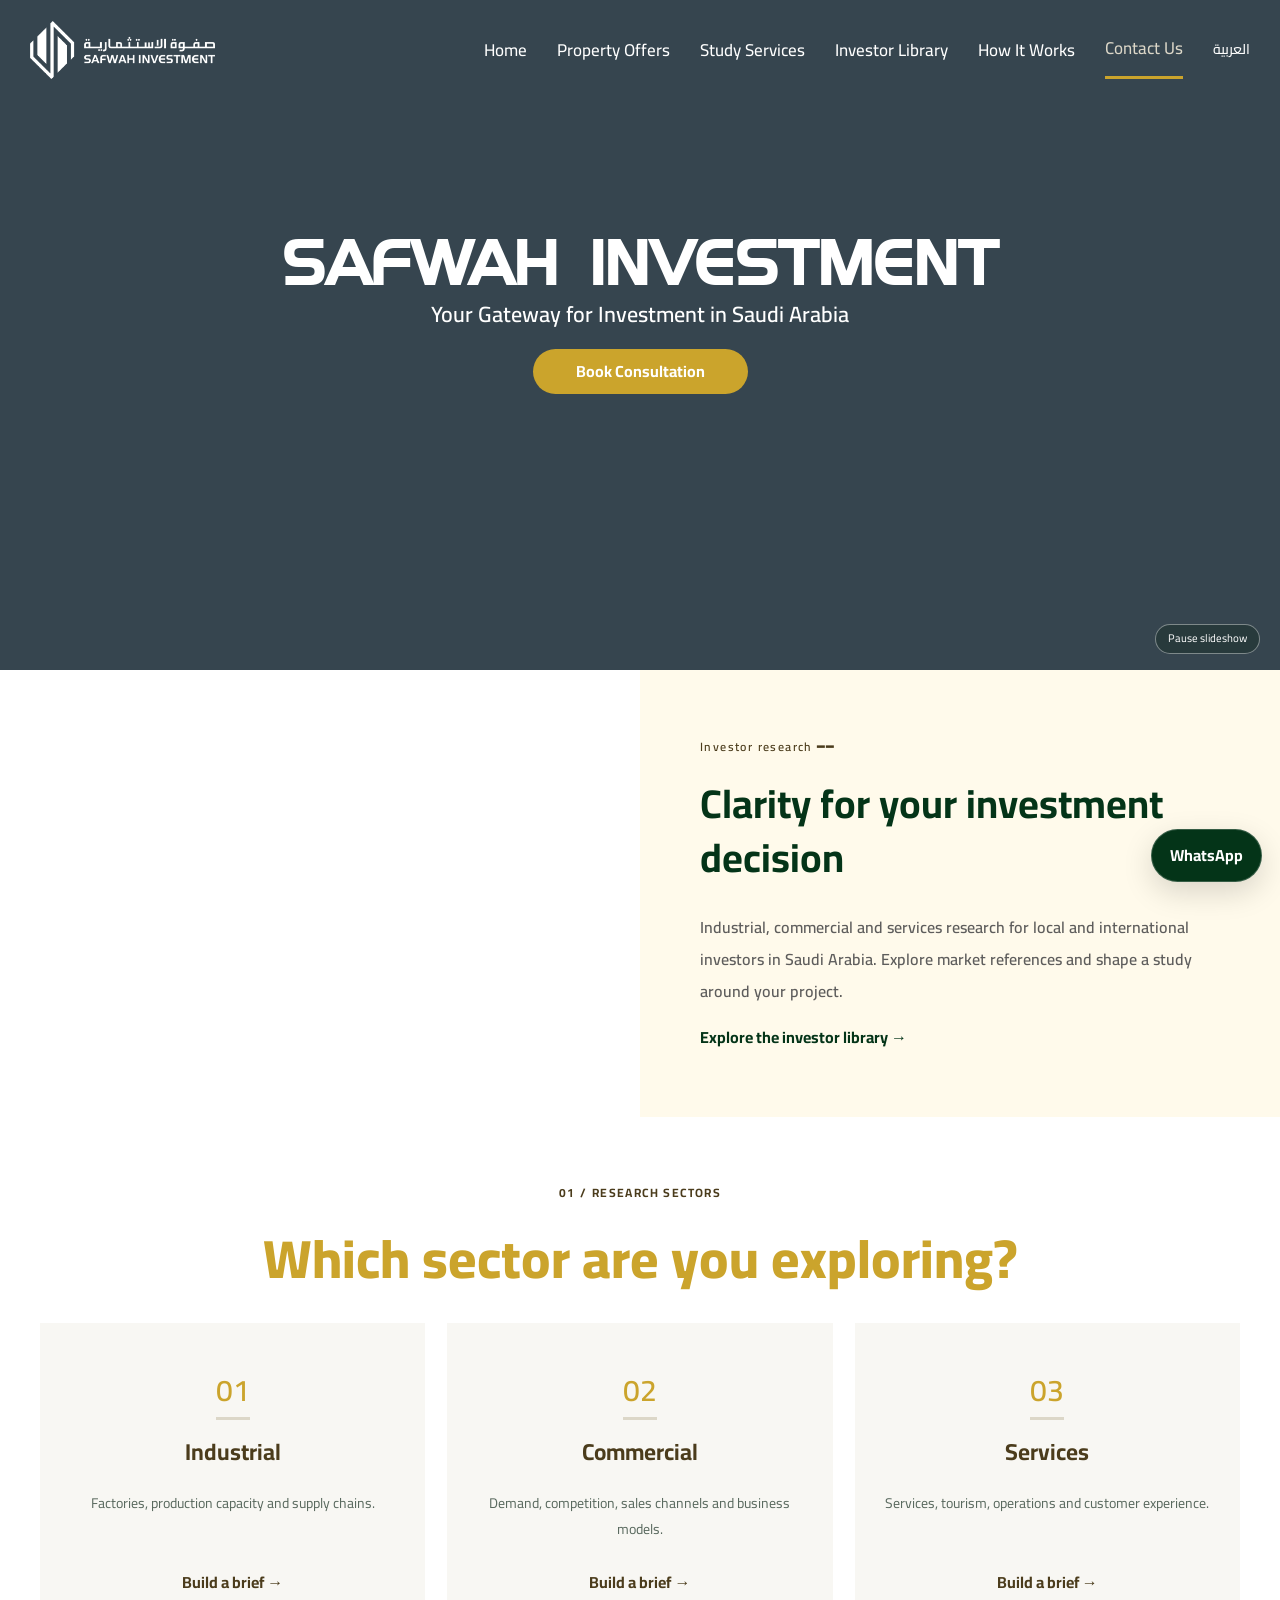
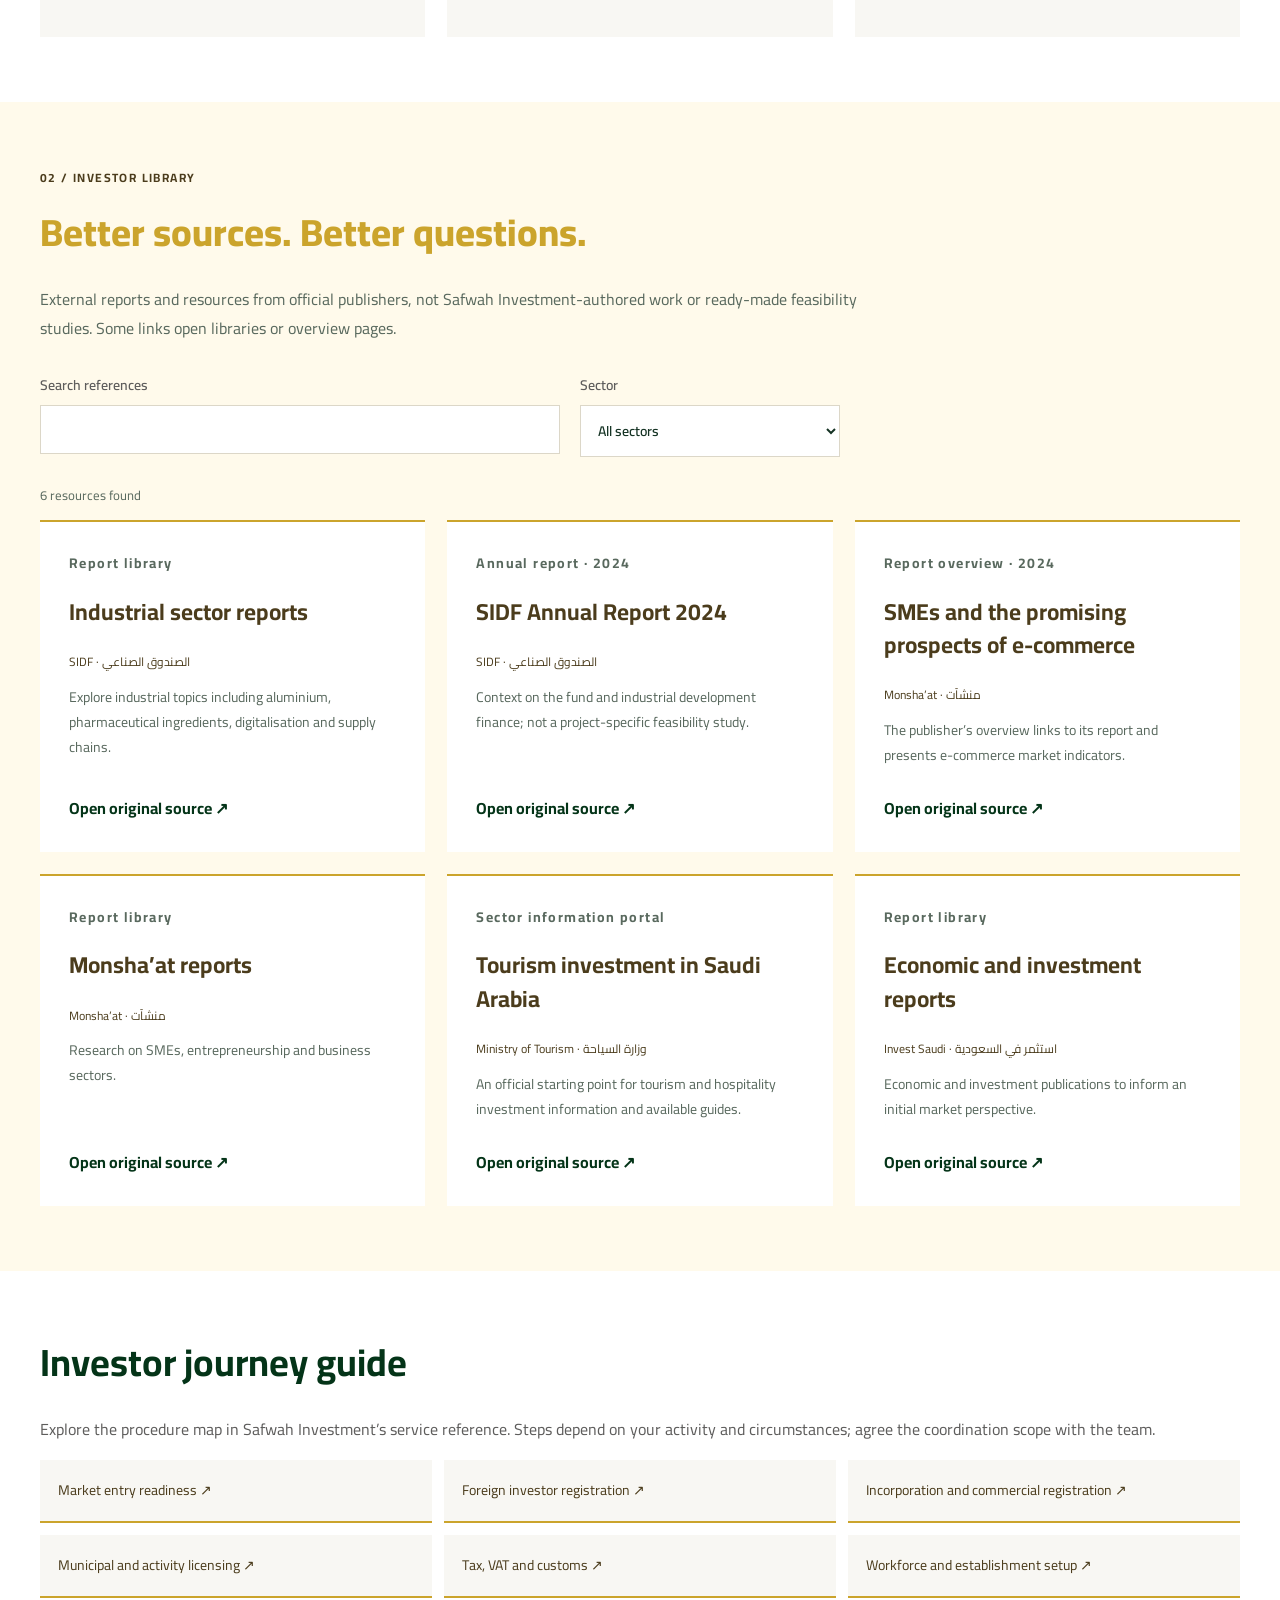
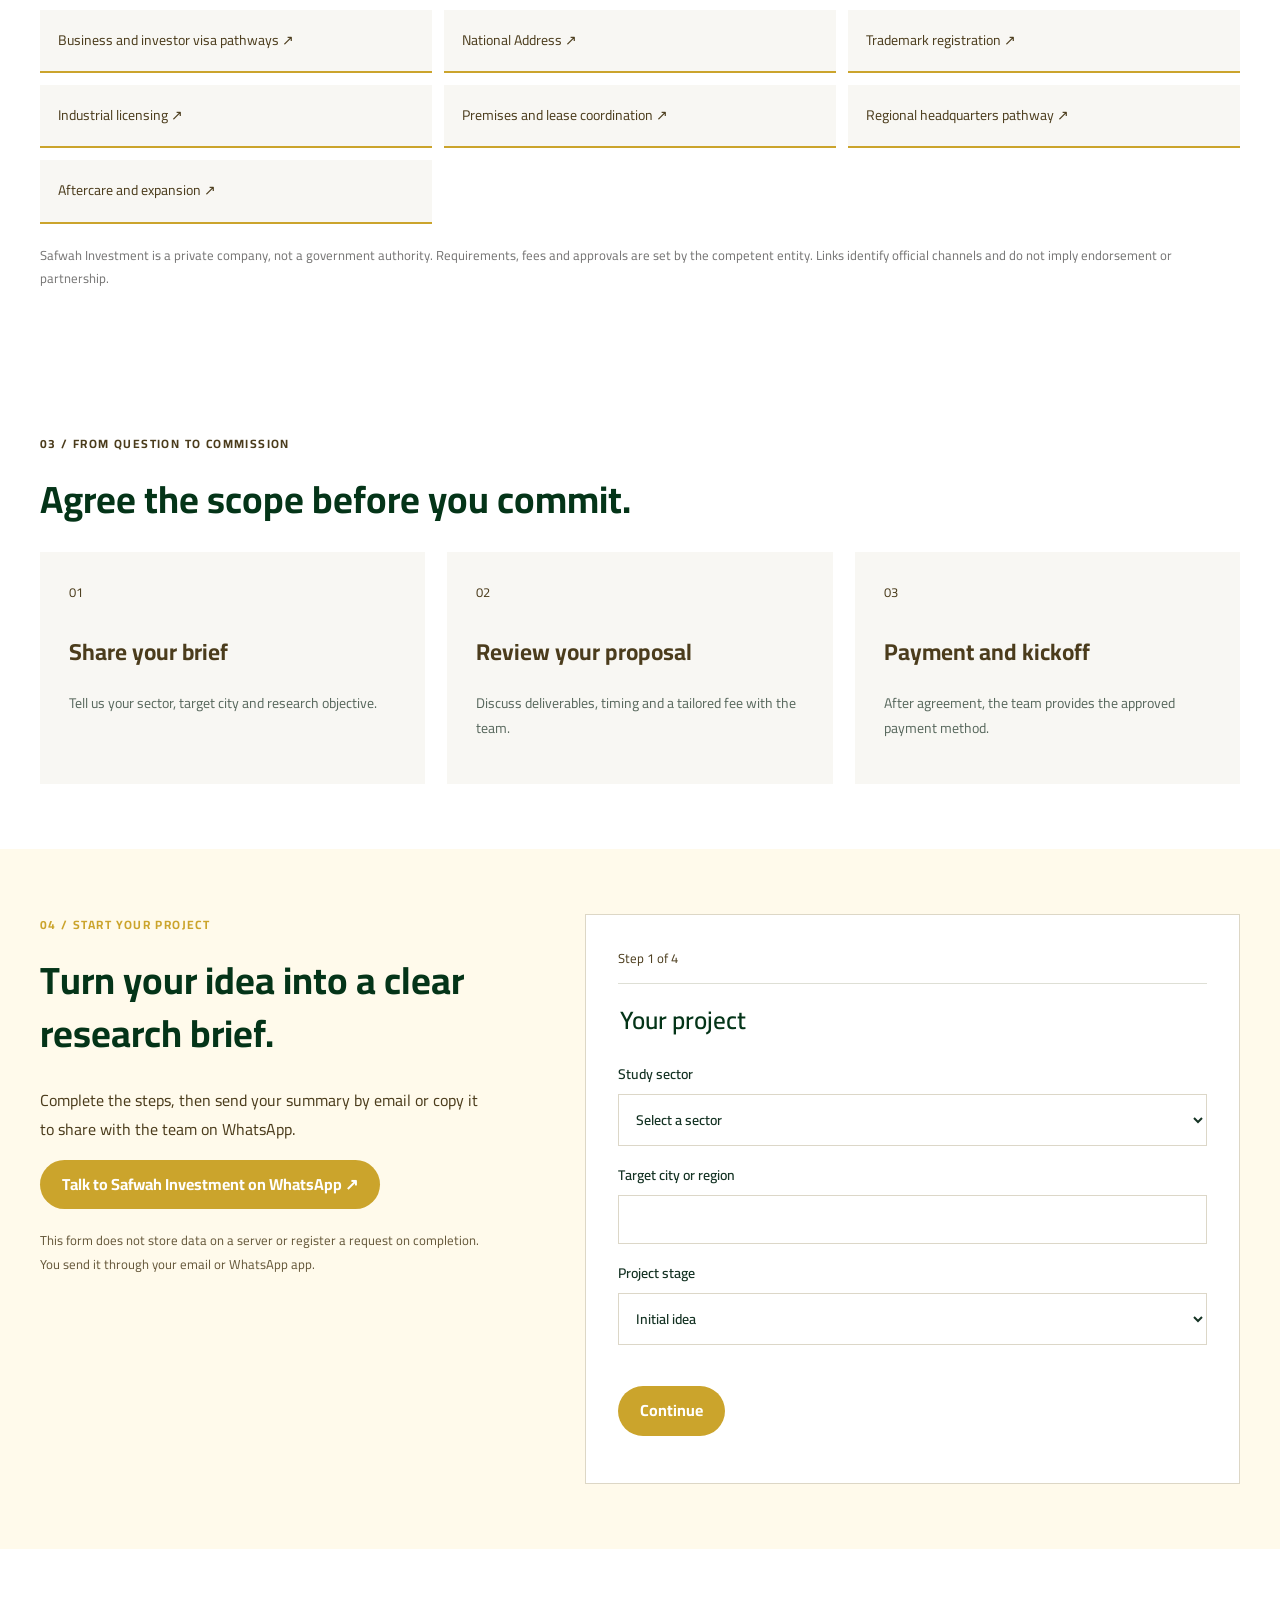
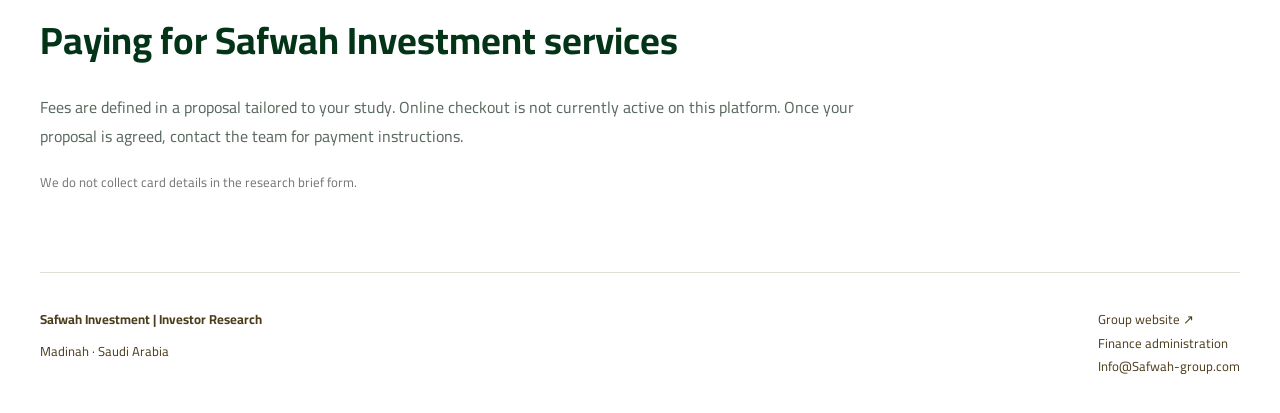
<file: index.html>
<!doctype html><html lang="en" dir="ltr"><head><meta charset="utf-8"><meta name="viewport" content="width=device-width,initial-scale=1"><title>Safwah Investment | Investor Research</title><meta name="description" content="Explore Saudi investment research and request a tailored industrial, commercial or services study from Safwah Investment."><meta name="theme-color" content="#043418"><meta name="robots" content="index,follow"><meta name="referrer" content="strict-origin-when-cross-origin"><link rel="canonical" href="https://safwah-investment.github.io/safwah-studies/"><meta property="og:type" content="website"><meta property="og:title" content="Safwah Investment | Investor Research"><meta property="og:description" content="Industrial, commercial and services research for investors in Saudi Arabia."><meta property="og:url" content="https://safwah-investment.github.io/safwah-studies/"><link rel="stylesheet" href="styles.css?v=5"><script defer src="app.js?v=6"></script></head><body><a data-ar="انتقل للمحتوى" data-en="Skip to content" href="#main" class="skip">Skip to content</a><header><a href="https://safwah-group.com/" class="brand"><img src="finance/logo.png" alt="Safwah Investment — صفوة الاستثمارية" width="190" height="65"></a><button id="nav-toggle" type="button" aria-expanded="false" aria-controls="site-nav" data-ar="القائمة" data-en="Menu">Menu</button><nav id="site-nav" aria-label="Primary navigation"><a class="active" href="#main" data-ar="الرئيسية" data-en="Home">Home</a><a href="opportunities/" data-ar="فرص صفوة العقارية" data-en="Property Offers">Property Offers</a><a href="#sectors" data-ar="خدمات الدراسات" data-en="Study Services">Study Services</a><a href="#library" data-ar="مكتبة المستثمر" data-en="Investor Library">Investor Library</a><a href="#journey" data-ar="كيف نعمل" data-en="How It Works">How It Works</a><a href="#request" data-ar="تواصل معنا" data-en="Contact Us">Contact Us</a><button id="language">العربية</button></nav></header><main id="main"><section class="hero"><div class="hero-slides" aria-hidden="true"><div class="hero-slide" style="background-image:url(https://safwah-group.com/wp-content/uploads/2025/07/intercontinental-madinah-9047763518-2x1-1.avif);animation-delay:0s"></div><div class="hero-slide" style="background-image:url(https://safwah-group.com/wp-content/uploads/2025/07/abae90e8-faf1-4d5a-b658-89faa0d935ef.jpg);animation-delay:6s"></div><div class="hero-slide" style="background-image:url(https://safwah-group.com/wp-content/uploads/2025/07/b9676d6a-5588-47e4-a373-2c89b8c02d3c.jpg);animation-delay:12s"></div><div class="hero-slide" style="background-image:url(https://safwah-group.com/wp-content/uploads/2025/07/Riyadh_Skyline.jpg);animation-delay:18s"></div><div class="hero-slide" style="background-image:url(https://safwah-group.com/wp-content/uploads/2025/08/Riyadh_Skyline.jpg);animation-delay:24s"></div><div class="hero-slide" style="background-image:url(https://safwah-group.com/wp-content/uploads/2025/07/oxagon1.jpg);animation-delay:30s"></div></div><div class="hero-shade"></div><div class="hero-copy"><h1 data-ar="صفوة الاستثمارية" data-en="SAFWAH INVESTMENT">SAFWAH INVESTMENT</h1><p class="hero-tagline" data-ar="بوابتك للاستثمار في المملكة العربية السعودية" data-en="Your Gateway for Investment in Saudi Arabia">Your Gateway for Investment in Saudi Arabia</p><a class="button gold" href="#request" data-ar="اطلب استشارتك" data-en="Book Consultation">Book Consultation</a></div><button id="motion-toggle" class="motion-toggle" type="button" aria-pressed="false" data-ar="إيقاف حركة الصور" data-en="Pause slideshow">Pause slideshow</button></section><section class="brand-intro"><div class="brand-intro-photo" role="img" aria-label="Saudi Arabia"></div><div class="brand-intro-copy"><p class="eyebrow" data-ar="دراسات المستثمر ━━" data-en="Investor research ━━">Investor research ━━</p><h2 data-ar="رؤية أوضح لقرارك الاستثماري" data-en="Clarity for your investment decision">Clarity for your investment decision</h2><p data-ar="دراسات صناعية وتجارية وخدمية للمستثمر المحلي والدولي. استكشف مراجع السوق، وحدد احتياجك، وناقش دراسة مصممة لمشروعك." data-en="Industrial, commercial and services research for local and international investors in Saudi Arabia. Explore market references and shape a study around your project.">Industrial, commercial and services research for local and international investors in Saudi Arabia. Explore market references and shape a study around your project.</p><a class="text-link" href="#library" data-ar="استكشف مكتبة المستثمر ←" data-en="Explore the investor library →">Explore the investor library →</a></div></section><section id="sectors" class="section wrap"><p data-ar="01 / مجالات الدراسات" data-en="01 / RESEARCH SECTORS" class="eyebrow">01 / RESEARCH SECTORS</p><h2 data-ar="ما القطاع الذي تستكشفه؟" data-en="Which sector are you exploring?" >Which sector are you exploring?</h2><div class="grid three"><article class="card"><span class="number">01</span><h3 data-ar="صناعي" data-en="Industrial" >Industrial</h3><p data-ar="المصانع والطاقة الإنتاجية وسلاسل الإمداد." data-en="Factories, production capacity and supply chains." >Factories, production capacity and supply chains.</p><button data-ar="اطلب دراسة ←" data-en="Build a brief →" class="text-link sector-pick" data-sector="industrial">Build a brief →</button></article><article class="card"><span class="number">02</span><h3 data-ar="تجاري" data-en="Commercial" >Commercial</h3><p data-ar="الطلب والمنافسة وقنوات البيع ونموذج الأعمال." data-en="Demand, competition, sales channels and business models." >Demand, competition, sales channels and business models.</p><button data-ar="اطلب دراسة ←" data-en="Build a brief →" class="text-link sector-pick" data-sector="commercial">Build a brief →</button></article><article class="card"><span class="number">03</span><h3 data-ar="خدمي" data-en="Services" >Services</h3><p data-ar="الخدمات والسياحة والتشغيل وتجربة المستفيد." data-en="Services, tourism, operations and customer experience." >Services, tourism, operations and customer experience.</p><button data-ar="اطلب دراسة ←" data-en="Build a brief →" class="text-link sector-pick" data-sector="services">Build a brief →</button></article></div></section><section id="library" class="library section"><div class="wrap"><p data-ar="02 / مكتبة المستثمر" data-en="02 / INVESTOR LIBRARY" class="eyebrow">02 / INVESTOR LIBRARY</p><h2 data-ar="مراجع تساعدك على طرح الأسئلة الصحيحة." data-en="Better sources. Better questions." >Better sources. Better questions.</h2><p data-ar="تقارير ومصادر خارجية من جهات رسمية، وليست أعمالًا من إعداد صفوة الاستثمارية أو دراسات جدوى جاهزة. بعض الروابط تقود إلى مكتبات أو صفحات تعريفية." data-en="External reports and resources from official publishers, not Safwah Investment-authored work or ready-made feasibility studies. Some links open libraries or overview pages." class="intro">External reports and resources from official publishers, not Safwah Investment-authored work or ready-made feasibility studies. Some links open libraries or overview pages.</p><div class="search-row"><label><span data-ar="ابحث في المراجع" data-en="Search references" >Search references</span><input id="search" type="search" maxlength="150"></label><label><span data-ar="المجال" data-en="Sector" >Sector</span><select id="filter"><option value="all" data-ar="جميع المجالات" data-en="All sectors">All sectors</option><option data-ar="صناعي" data-en="Industrial" value="industrial">Industrial</option><option data-ar="تجاري" data-en="Commercial" value="commercial">Commercial</option><option data-ar="خدمي" data-en="Services" value="services">Services</option></select></label></div><p id="result-count" role="status"></p><div id="references" class="grid three"></div><p id="no-results" hidden><span data-ar="لا توجد نتائج. جرّب كلمة أخرى أو غيّر المجال." data-en="No matches. Try another search or sector." >No matches. Try another search or sector.</span></p></div></section><section class="section wrap" id="investor-guide"><h2 data-ar="دليل رحلة المستثمر" data-en="Investor journey guide" >Investor journey guide</h2><p data-ar="استفد من خريطة الإجراءات الواردة في مرجع خدمات صفوة الاستثمارية. تختلف الخطوات حسب نشاطك ووضعك؛ ناقش مع الفريق نطاق التنسيق المناسب." data-en="Explore the procedure map in Safwah Investment’s service reference. Steps depend on your activity and circumstances; agree the coordination scope with the team." >Explore the procedure map in Safwah Investment’s service reference. Steps depend on your activity and circumstances; agree the coordination scope with the team.</p><div class="guide-grid"><a data-ar="جاهزية دخول السوق ↗" data-en="Market entry readiness ↗" href="https://almohammdin.github.io/safwah/services.html" target="_blank" rel="noopener noreferrer">Market entry readiness ↗</a><a data-ar="تسجيل المستثمر الأجنبي ↗" data-en="Foreign investor registration ↗" href="https://misa.gov.sa/" target="_blank" rel="noopener noreferrer">Foreign investor registration ↗</a><a data-ar="تأسيس الشركة والسجل التجاري ↗" data-en="Incorporation and commercial registration ↗" href="https://business.sa/" target="_blank" rel="noopener noreferrer">Incorporation and commercial registration ↗</a><a data-ar="التراخيص البلدية والأنشطة ↗" data-en="Municipal and activity licensing ↗" href="https://balady.gov.sa/" target="_blank" rel="noopener noreferrer">Municipal and activity licensing ↗</a><a data-ar="الزكاة والضريبة والجمارك ↗" data-en="Tax, VAT and customs ↗" href="https://zatca.gov.sa/" target="_blank" rel="noopener noreferrer">Tax, VAT and customs ↗</a><a data-ar="المنشأة والموارد البشرية ↗" data-en="Workforce and establishment setup ↗" href="https://qiwa.sa/" target="_blank" rel="noopener noreferrer">Workforce and establishment setup ↗</a><a data-ar="مسارات التأشيرات ↗" data-en="Business and investor visa pathways ↗" href="https://ksavisa.sa/" target="_blank" rel="noopener noreferrer">Business and investor visa pathways ↗</a><a data-ar="العنوان الوطني ↗" data-en="National Address ↗" href="https://splonline.com.sa/" target="_blank" rel="noopener noreferrer">National Address ↗</a><a data-ar="العلامة التجارية ↗" data-en="Trademark registration ↗" href="https://saip.gov.sa/" target="_blank" rel="noopener noreferrer">Trademark registration ↗</a><a data-ar="الترخيص الصناعي ↗" data-en="Industrial licensing ↗" href="https://mim.gov.sa/" target="_blank" rel="noopener noreferrer">Industrial licensing ↗</a><a data-ar="مقر العمل والإيجار ↗" data-en="Premises and lease coordination ↗" href="https://ejar.sa/" target="_blank" rel="noopener noreferrer">Premises and lease coordination ↗</a><a data-ar="المقر الإقليمي ↗" data-en="Regional headquarters pathway ↗" href="https://misa.gov.sa/" target="_blank" rel="noopener noreferrer">Regional headquarters pathway ↗</a><a data-ar="الرعاية اللاحقة والتوسع ↗" data-en="Aftercare and expansion ↗" href="https://almohammdin.github.io/safwah/services.html" target="_blank" rel="noopener noreferrer">Aftercare and expansion ↗</a></div><p data-ar="صفوة الاستثمارية شركة خاصة وليست جهة حكومية. تحدد الجهات المختصة المتطلبات والرسوم والموافقات. الروابط للتعريف بالجهة المختصة، ولا تعني شراكة أو اعتمادًا." data-en="Safwah Investment is a private company, not a government authority. Requirements, fees and approvals are set by the competent entity. Links identify official channels and do not imply endorsement or partnership." class="small-note">Safwah Investment is a private company, not a government authority. Requirements, fees and approvals are set by the competent entity. Links identify official channels and do not imply endorsement or partnership.</p></section><section id="journey" class="section wrap"><p data-ar="03 / من السؤال إلى التنفيذ" data-en="03 / FROM QUESTION TO COMMISSION" class="eyebrow">03 / FROM QUESTION TO COMMISSION</p><h2 data-ar="نطاق متفق عليه، قبل أي التزام." data-en="Agree the scope before you commit." >Agree the scope before you commit.</h2><div class="grid three"><article class="card"><span class="number">01</span><h3 data-ar="شارك احتياجك" data-en="Share your brief" >Share your brief</h3><p data-ar="حدد القطاع والمدينة والهدف من الدراسة." data-en="Tell us your sector, target city and research objective." >Tell us your sector, target city and research objective.</p></article><article class="card"><span class="number">02</span><h3 data-ar="راجع عرض الدراسة" data-en="Review your proposal" >Review your proposal</h3><p data-ar="تُناقش المخرجات والمدة والسعر مع الفريق لكل مشروع." data-en="Discuss deliverables, timing and a tailored fee with the team." >Discuss deliverables, timing and a tailored fee with the team.</p></article><article class="card"><span class="number">03</span><h3 data-ar="الدفع وبدء العمل" data-en="Payment and kickoff" >Payment and kickoff</h3><p data-ar="بعد الاتفاق، يزوّدك الفريق بطريقة الدفع المعتمدة." data-en="After agreement, the team provides the approved payment method." >After agreement, the team provides the approved payment method.</p></article></div></section><section id="request" class="request section"><div class="wrap request-layout"><div><p data-ar="04 / ابدأ مشروعك" data-en="04 / START YOUR PROJECT" class="eyebrow">04 / START YOUR PROJECT</p><h2 data-ar="حوّل فكرتك إلى طلب دراسة واضح." data-en="Turn your idea into a clear research brief." >Turn your idea into a clear research brief.</h2><p data-ar="أكمل الخطوات، ثم أرسل الملخص بالبريد أو انسخه وشاركه مع الفريق عبر واتساب." data-en="Complete the steps, then send your summary by email or copy it to share with the team on WhatsApp." >Complete the steps, then send your summary by email or copy it to share with the team on WhatsApp.</p><a data-ar="تواصل مع صفوة الاستثمارية عبر واتساب ↗" data-en="Talk to Safwah Investment on WhatsApp ↗" href="https://wa.me/966505189070" target="_blank" rel="noopener noreferrer" class="button gold">Talk to Safwah Investment on WhatsApp ↗</a><p data-ar="لا تُحفظ بيانات النموذج على خادم، ولا يُنشأ طلب بمجرد تعبئته. الإرسال يتم من تطبيق البريد أو واتساب لديك." data-en="This form does not store data on a server or register a request on completion. You send it through your email or WhatsApp app." class="small-note">This form does not store data on a server or register a request on completion. You send it through your email or WhatsApp app.</p></div><form id="brief-form"><p id="progress" aria-live="polite"></p><fieldset data-step="0"><legend><span data-ar="عن مشروعك" data-en="Your project" >Your project</span></legend><label><span data-ar="المجال المطلوب" data-en="Study sector" >Study sector</span><select name="sector" id="study-sector" required><option value="" data-ar="اختر المجال" data-en="Select a sector">Select a sector</option><option data-ar="صناعي" data-en="Industrial" value="industrial">Industrial</option><option data-ar="تجاري" data-en="Commercial" value="commercial">Commercial</option><option data-ar="خدمي" data-en="Services" value="services">Services</option></select></label><label><span data-ar="المدينة أو المنطقة المستهدفة" data-en="Target city or region" >Target city or region</span><input name="city" required maxlength="120" autocomplete="off"></label><label><span data-ar="مرحلة المشروع" data-en="Project stage" >Project stage</span><select name="stage"><option value="idea" data-ar="فكرة أولية" data-en="Initial idea">Initial idea</option><option value="planning" data-ar="التخطيط والإعداد" data-en="Planning">Planning</option><option value="expansion" data-ar="توسع مشروع قائم" data-en="Existing business expansion">Existing business expansion</option></select></label></fieldset><fieldset data-step="1" hidden><legend><span data-ar="نطاق الدراسة" data-en="Research scope" >Research scope</span></legend><label><span data-ar="المطلوب من الدراسة والقرار الذي تريد دعمه" data-en="What should the study address? Which decision will it support?" >What should the study address? Which decision will it support?</span><textarea name="objective" required minlength="15" maxlength="1800" rows="5"></textarea></label><label><span data-ar="توقيت البدء المستهدف (اختياري)" data-en="Preferred start timing (optional)" >Preferred start timing (optional)</span><input name="timing" maxlength="100"></label><p data-ar="لا تُرفق هنا بيانات مالية أو مستندات سرية؛ اتفق مع الفريق على وسيلة مناسبة لمشاركتها." data-en="For confidential documents or financial records, agree a suitable sharing channel with the team." class="small-note">For confidential documents or financial records, agree a suitable sharing channel with the team.</p></fieldset><fieldset data-step="2" hidden><legend><span data-ar="بيانات التواصل" data-en="Contact details" >Contact details</span></legend><label><span data-ar="الاسم" data-en="Full name" >Full name</span><input name="name" type="text" required maxlength="160" autocomplete="name"></label><label><span data-ar="البريد الإلكتروني" data-en="Email" >Email</span><input name="email" type="email" required maxlength="160" autocomplete="email"></label><label><span data-ar="الشركة (اختياري)" data-en="Company (optional)" >Company (optional)</span><input name="company" type="text"  maxlength="160" autocomplete="organization"></label><label><span data-ar="بلد الإقامة" data-en="Country of residence" >Country of residence</span><input name="country" type="text" required maxlength="160" autocomplete="country-name"></label></fieldset><fieldset data-step="3" hidden><legend><span data-ar="راجع ملخص طلبك" data-en="Review your brief" >Review your brief</span></legend><pre id="summary"></pre><div class="actions"><button class="button" type="button" id="email"><span data-ar="افتح رسالة البريد" data-en="Open email draft" >Open email draft</span></button><button type="button" id="copy"><span data-ar="نسخ الملخص" data-en="Copy brief" >Copy brief</span></button><button type="button" id="download"><span data-ar="تنزيل الملخص" data-en="Download brief" >Download brief</span></button><button class="button gold" type="button" id="whatsapp"><span data-ar="إرسال عبر واتساب" data-en="Send via WhatsApp">Send via WhatsApp</span></button></div><p data-ar="لم يُرسل الطلب بعد. أكمل الإرسال في تطبيق البريد، أو انسخ الملخص وأرسله عبر واتساب." data-en="Your request has not been sent. Send the draft in your email app, or copy and share it through WhatsApp." class="small-note">Your request has not been sent. Send the draft in your email app, or copy and share it through WhatsApp.</p></fieldset><div class="actions wizard-controls"><button type="button" id="back"><span data-ar="السابق" data-en="Back" >Back</span></button><button class="button gold" type="button" id="next"><span data-ar="التالي" data-en="Continue" >Continue</span></button></div><p id="form-status" role="status"></p></form></div></section><section class="section wrap" id="payment"><h2 data-ar="الدفع مقابل خدمات صفوة الاستثمارية" data-en="Paying for Safwah Investment services" >Paying for Safwah Investment services</h2><p data-ar="تُحدد الرسوم حسب نطاق الدراسة في عرض سعر خاص بمشروعك. الدفع الإلكتروني غير مفعّل حاليًا على هذه المنصة. تواصل مع الفريق بعد اعتماد العرض للحصول على تعليمات الدفع." data-en="Fees are defined in a proposal tailored to your study. Online checkout is not currently active on this platform. Once your proposal is agreed, contact the team for payment instructions." class="intro">Fees are defined in a proposal tailored to your study. Online checkout is not currently active on this platform. Once your proposal is agreed, contact the team for payment instructions.</p><p data-ar="لن نطلب بيانات بطاقتك في نموذج الدراسة." data-en="We do not collect card details in the research brief form." class="small-note">We do not collect card details in the research brief form.</p></section></main><footer class="wrap"><div><strong data-ar="صفوة الاستثمارية | دراسات المستثمر" data-en="Safwah Investment | Investor Research" >Safwah Investment | Investor Research</strong><p data-ar="المدينة المنورة · المملكة العربية السعودية" data-en="Madinah · Saudi Arabia" >Madinah · Saudi Arabia</p></div><div><a data-ar="الموقع الرئيسي ↗" data-en="Group website ↗" href="https://safwah-group.com/" class="">Group website ↗</a><br><a href="finance/" data-ar="الإدارة المالية" data-en="Finance administration">Finance administration</a><br><a href="mailto:Info@Safwah-group.com">Info@Safwah-group.com</a></div></footer><noscript>Please enable JavaScript to use the library and study brief. Contact Info@Safwah-group.com for assistance.</noscript><a class="whatsapp-float" href="https://wa.me/966505189070" target="_blank" rel="noopener noreferrer" aria-label="WhatsApp Safwah Investment"><span data-ar="واتساب" data-en="WhatsApp">WhatsApp</span></a><button data-ar="اسأل صفوة الاستثمارية · AI" data-en="Ask Safwah Investment · AI" id="ai-open" class="button gold ai-launch" aria-controls="ai-panel" aria-expanded="false">Ask Safwah Investment · AI</button><aside id="ai-panel" hidden aria-labelledby="ai-title"><div class="ai-heading"><h2 data-ar="مساعد المستثمر AI" data-en="Investor AI assistant" id="ai-title">Investor AI assistant</h2><button data-ar="إغلاق" data-en="Close" id="ai-close" type="button">Close</button></div><p data-ar="لأسئلة دخول السوق والتراخيص والتأسيس والدراسات. لا تشارك بيانات الهوية أو البطاقات أو المستندات السرية." data-en="For market entry, licensing, incorporation and research questions. Do not share identity documents, card details or confidential records." class="small-note">For market entry, licensing, incorporation and research questions. Do not share identity documents, card details or confidential records.</p><p id="ai-status" role="status"></p><div id="ai-log" role="log" aria-live="polite"></div><form id="ai-form"><label><span data-ar="سؤالك" data-en="Your question" >Your question</span><textarea id="ai-question" rows="3" required maxlength="2000" disabled></textarea></label><button data-ar="إرسال" data-en="Send" id="ai-send" class="button gold" type="submit" disabled>Send</button></form><p data-ar="عند التفعيل، تُرسل رسائلك إلى مزود الذكاء الاصطناعي للرد والبحث. الإجابات الآلية معلومات عامة وليست موافقة رسمية أو استشارة قانونية أو ضريبية ملزمة." data-en="When activated, messages are sent to the AI provider for answering and research. AI responses are general information, not official approval or binding legal or tax advice." class="small-note">When activated, messages are sent to the AI provider for answering and research. AI responses are general information, not official approval or binding legal or tax advice.</p><a data-ar="تواصل مع فريق صفوة الاستثمارية ↗" data-en="Contact the Safwah Investment team ↗" href="https://wa.me/966505189070" target="_blank" rel="noopener noreferrer" class="text-link">Contact the Safwah Investment team ↗</a></aside><script src="ai-config.js"></script><script src="ai-chat.js?v=5" defer></script></body></html>
</file>
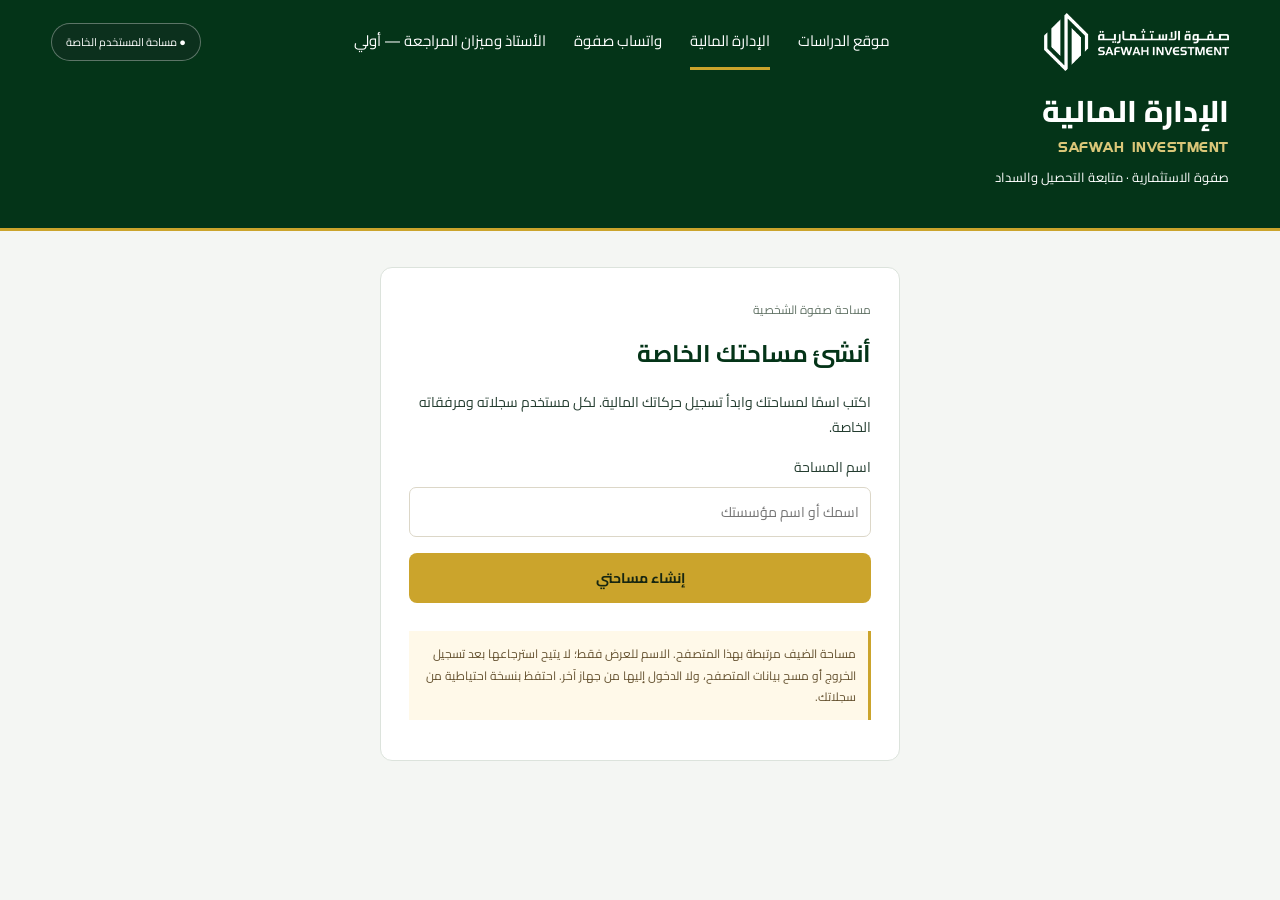
<file: finance/index.html>
<!doctype html><html lang="ar" dir="rtl"><meta charset="utf-8"><meta name="viewport" content="width=device-width, initial-scale=1"><title>صفوة الاستثمارية | الإدارة المالية</title><link rel="stylesheet" href="style.css?v=dashboard3"><link rel="stylesheet" href="dashboard.css?v=payment-links1"><link rel="stylesheet" href="accounting.css?v=2"><link rel="stylesheet" href="journal.css?v=journal1"><body><a class="skip" href="#ledger">انتقل إلى لوحة المالية</a>
<header class="safwah-header"><div class="brandbar"><a href="../" aria-label="صفوة الاستثمارية — موقع الدراسات"><img src="logo.png" alt="صفوة الاستثمارية" width="185" height="60"></a><nav aria-label="التنقل"><a href="../">موقع الدراسات</a><a href="#ledger" class="active">الإدارة المالية</a><a href="https://wa.me/966505189070" target="_blank" rel="noopener noreferrer">واتساب صفوة</a><a href="#accounting-reports">الأستاذ وميزان المراجعة — أولي</a></nav><span class="pill">● الحفظ داخل هذا المتصفح</span></div><div class="brand-title"><h1>الإدارة المالية</h1><p class="english-brand" lang="en" dir="ltr">SAFWAH INVESTMENT</p><p>صفوة الاستثمارية · متابعة التحصيل والسداد</p></div></header>
<section id="auth-panel" class="auth-panel" hidden><span class="auth-label">مساحة صفوة الشخصية</span><h2>أنشئ مساحتك الخاصة</h2><p>اكتب اسمًا لمساحتك وابدأ تسجيل حركاتك المالية. لكل مستخدم سجلاته ومرفقاته الخاصة.</p><form id="auth-form"><label>اسم المساحة<input type="text" name="display_name" autocomplete="off" placeholder="اسمك أو اسم مؤسستك" maxlength="80" required></label><button type="submit">إنشاء مساحتي</button><p id="auth-status" role="status" aria-live="polite"></p></form><p id="registration-note" class="guest-notice">مساحة الضيف مرتبطة بهذا المتصفح. الاسم للعرض فقط؛ لا يتيح استرجاعها بعد تسجيل الخروج أو مسح بيانات المتصفح، ولا الدخول إليها من جهاز آخر. احتفظ بنسخة احتياطية من سجلاتك.</p></section>
<div id="account-actions" class="account-actions" hidden><span id="account-name"></span><span class="access-role">مساحة شخصية</span><button id="refresh-cloud" class="secondary">تحديث البيانات</button><button id="migrate-local" class="secondary">نقل سجلات هذا المتصفح</button><button id="signout" class="secondary">تسجيل الخروج</button></div>
<nav id="journal-nav" class="finance-tabs" role="tablist" aria-label="أقسام الإدارة المالية" hidden>
<button id="finance-tab-operations" type="button" role="tab" aria-selected="true" aria-controls="ledger" data-finance-view="operations">الحركات</button>
<button id="finance-tab-entries" type="button" role="tab" aria-selected="false" aria-controls="journal-entries-view" data-finance-view="entries" tabindex="-1">القيود اليومية</button>
<button id="finance-tab-general" type="button" role="tab" aria-selected="false" aria-controls="journal-general-view" data-finance-view="general" tabindex="-1">دفتر الأستاذ العام</button>
<button id="finance-tab-trial" type="button" role="tab" aria-selected="false" aria-controls="journal-trial-view" data-finance-view="trial" tabindex="-1">ميزان المراجعة</button>
</nav>
<section id="journal-workspace" class="journal-workspace" hidden>
<aside class="journal-notice">تُحسب هذه التقارير من القيود المرحّلة فقط. سجلات الحركات السابقة تتطلب ترحيلًا محاسبيًا مع تحديد الحساب المقابل؛ لا تُرحّل تلقائيًا.</aside>
<div class="journal-period-toolbar journal-no-print"><label>من تاريخ<input id="journal-from" type="date"></label><label>إلى تاريخ<input id="journal-to" type="date"></label><button id="journal-period-clear" class="secondary" type="button">جميع الفترات</button><button id="journal-refresh" class="secondary" type="button">تحديث القيود</button></div>
<p id="journal-period-note" class="muted"></p><p id="journal-status" role="status" aria-live="polite"></p>
<section id="journal-entries-view" role="tabpanel" aria-labelledby="finance-tab-entries" hidden><div class="journal-section-head"><div><h2>القيود اليومية</h2><p class="muted">القيود المرحّلة ثابتة؛ التصحيح بقيد عكسي يحفظ أثر المراجعة.</p></div><div class="journal-no-print"><button id="journal-new" type="button">＋ إضافة قيد</button><button id="journal-export" class="secondary" type="button">تصدير Excel</button></div></div><p id="journal-count" class="muted"></p><div class="journal-table-wrap"><table class="journal-table"><thead><tr><th>التاريخ</th><th>القيد / المرجع</th><th>البيان</th><th>النوع</th><th>المدين</th><th>الدائن</th><th class="journal-no-print">التفاصيل</th></tr></thead><tbody id="journal-entry-rows"></tbody></table></div></section>
<section id="journal-general-view" role="tabpanel" aria-labelledby="finance-tab-general" hidden><div class="journal-section-head"><div><h2>دفتر الأستاذ العام</h2><p id="journal-general-title" class="muted">اختر حسابًا لعرض رصيده وحركته.</p></div><div class="journal-no-print"><button id="journal-general-export" class="secondary" type="button" disabled>تصدير Excel</button><button id="journal-general-print" class="secondary" type="button" disabled>طباعة / PDF</button></div></div><label class="journal-account-select journal-no-print">الحساب المحاسبي<select id="journal-general-account"></select></label><div id="journal-general-cards" class="journal-report-cards"></div><div class="journal-table-wrap"><table class="journal-table"><thead><tr><th>التاريخ</th><th>القيد / المرجع</th><th>البيان</th><th>المدين</th><th>الدائن</th><th>الرصيد</th></tr></thead><tbody id="journal-general-rows"></tbody></table></div></section>
<section id="journal-trial-view" role="tabpanel" aria-labelledby="finance-tab-trial" hidden><div class="journal-section-head"><div><h2>ميزان المراجعة</h2><p class="muted">الأرصدة الافتتاحية وحركة الفترة والأرصدة الختامية لكل حساب.</p></div><div class="journal-no-print"><button id="journal-trial-export" class="secondary" type="button">تصدير Excel</button><button id="journal-trial-print" class="secondary" type="button">طباعة / PDF</button></div></div><p id="journal-trial-balanced" role="status"></p><div class="journal-table-wrap"><table class="journal-table journal-trial-table"><thead><tr><th rowspan="2">الرمز</th><th rowspan="2">الحساب</th><th colspan="2">الافتتاحي</th><th colspan="2">حركة الفترة</th><th colspan="2">الختامي</th></tr><tr><th>مدين</th><th>دائن</th><th>مدين</th><th>دائن</th><th>مدين</th><th>دائن</th></tr></thead><tbody id="journal-trial-rows"></tbody><tfoot id="journal-trial-totals"></tfoot></table></div></section>
</section>
<dialog id="journal-entry-dialog" class="journal-dialog" aria-labelledby="journal-entry-title"><form id="journal-entry-form"><div class="journal-section-head"><h2 id="journal-entry-title">إضافة قيد يومي</h2><button id="journal-entry-close" class="secondary" type="button">إغلاق</button></div><div class="journal-entry-fields"><label>تاريخ القيد<input name="date" type="date" required></label><label>نوع القيد<select name="entryType"><option value="standard">قيد اعتيادي</option><option value="opening">قيد افتتاحي</option></select></label><label class="journal-wide">البيان<input name="description" maxlength="2000" required></label><label>المرجع<input name="reference" maxlength="200"></label><label>حركة مرتبطة (اختياري)<select id="journal-source" name="sourceRecordId"></select></label></div><p id="journal-source-note" class="muted">ربط الحركة ينسخ البيان والمرجع والتاريخ فقط، ولا يعدّل الحركة أو يختار حسابًا مقابلًا.</p><h3>أطراف القيد</h3><div id="journal-draft-lines"></div><button id="journal-line-add" class="secondary" type="button">＋ إضافة سطر</button><div id="journal-draft-totals" class="journal-draft-totals" aria-live="polite"></div><p class="muted">كل سطر مدين أو دائن. يجب أن يتساوى الطرفان قبل الترحيل؛ لا يمكن تعديل القيد المرحّل.</p><p id="journal-draft-error" role="status" aria-live="polite"></p><button id="journal-post" type="submit" disabled>ترحيل القيد المتوازن</button></form></dialog>
<dialog id="journal-detail-dialog" class="journal-dialog" aria-labelledby="journal-detail-title"><div class="journal-section-head"><h2 id="journal-detail-title">تفاصيل القيد المرحّل</h2><button id="journal-detail-close" class="secondary" type="button">إغلاق</button></div><div id="journal-detail-content"></div><button id="journal-reverse" type="button" class="secondary">عكس القيد</button></dialog>
<dialog id="journal-reversal-dialog" class="journal-dialog" aria-labelledby="journal-reversal-title"><form id="journal-reversal-form"><div class="journal-section-head"><h2 id="journal-reversal-title">عكس قيد مرحّل</h2><button id="journal-reversal-close" type="button" class="secondary">إغلاق</button></div><p id="journal-reversal-original" class="muted"></p><label>تاريخ القيد العكسي<input name="date" type="date" required></label><label>سبب العكس<textarea name="reason" maxlength="1800" required rows="3"></textarea></label><p class="muted">يُرحّل قيد جديد بجميع الحسابات والمبالغ المعكوسة. يبقى القيد الأصلي محفوظًا، ولا تتغير سجلات الحركات.</p><div id="journal-reversal-lines"></div><p id="journal-reversal-error" role="status"></p><button id="journal-reversal-post" type="submit">ترحيل القيد العكسي</button></form></dialog>

<main id="ledger"><section class="intro"><div><h2 id="workspace-name">مساحة المستخدم</h2><p>سجّل الفواتير، أرفق المستندات، وتابع التحصيل والسداد في مساحتك الخاصة.</p></div><button id="new">＋ إضافة حركة</button></section>
<div style="margin:16px 0;"><a href="https://home.mycloud.com/cloud/folders/xlnzft2vf5gsc2atxgj2zmmr" target="_blank" rel="noopener noreferrer" style="display:inline-block;padding:12px 20px;background:#087e8b;color:white;border-radius:8px;text-decoration:none;font-weight:bold;">📁 فتح ملفات صفوة المالية</a><p style="font-size:13px;color:#666;">فتح يدوي اختياري للمجلد، ويتطلب تسجيل الدخول إلى حساب My Cloud المصرّح له.</p></div>
<section class="payroll-actions" aria-label="تسجيل الرواتب" style="display:flex;gap:12px;flex-wrap:wrap;margin:18px 0"><button type="button" class="secondary payroll-new" data-kind="مدد — رواتب الموظفين">＋ مدد — رواتب الموظفين</button><button type="button" class="secondary payroll-new" data-kind="رواتب المتدربين">＋ رواتب المتدربين</button><button type="button" class="secondary payroll-new" data-kind="المقطوع للعاملين">＋ المقطوع للعاملين</button></section><aside>دفتر محلي داخل متصفحك. احتفظ بنسخة احتياطية بعد العمل.</aside>
<section class="toolbar"><input aria-label="البحث في الحركات" id="search" placeholder="ابحث بالوصف، الجهة أو المرجع"><input id="month" type="month" title="شهر الحركة"><select aria-label="نوع الحركة" id="filter"><option value="">جميع الأنواع</option><option>مصروف</option><option>مدد — رواتب الموظفين</option><option>رواتب المتدربين</option><option>المقطوع للعاملين</option><option>إيراد</option><option>عهدة نقدية</option><option>أصل / تجهيزات</option><option>قيد التصنيف</option></select><select id="account-filter" aria-label="الحساب المحاسبي"></select><select id="settlement" aria-label="حالة السداد"><option value="">جميع حالات السداد</option><option value="unpaid">غير مسدد</option><option value="partial">مسدد جزئيًا</option><option value="paid">مسدد بالكامل</option></select><select id="sort" aria-label="ترتيب الحركات"><option value="newest">الأحدث أولًا</option><option value="oldest">الأقدم أولًا</option><option value="amount">الأعلى مبلغًا</option><option value="remaining">الأعلى متبقيًا</option></select><label><input type="checkbox" id="review"> تحتاج مراجعة فقط</label><button id="clear" class="secondary">إلغاء التصفية</button></section>
<p id="scope" class="muted" role="status"></p><div id="cards" class="cards"></div><p class="muted">الأرقام حسب الحركات المعروضة؛ الصرف يشمل العهد والتجهيزات. الفرق بين التحصيل والصرف ليس صافي الربح، ولا يمثل الرصيد البنكي.</p>
<section class="insights" aria-label="ملخص المتابعة"><article class="insight"><h3>حركة النقد المسجلة</h3><div id="cash-summary"></div><p class="muted">الفرق بين التحصيل والصرف للحركات المعروضة، وليس الرصيد البنكي أو صافي الربح.</p></article><article class="insight"><h3>متابعة المراجعة</h3><div id="review-summary"></div><button id="review-focus" class="secondary" type="button">عرض الحركات التي تحتاج مراجعة</button></article></section><section class="panel"><div class="panelhead"><h3>سجل الحركات <span id="count"></span></h3><div><button id="csv" class="secondary">تصدير Excel (.xlsx)</button><button id="print" class="secondary">طباعة / PDF</button><a class="button secondary" href="/backup">نسخة احتياطية</a><a class="button secondary" href="/file/source" target="_blank">كشف المحاسب</a></div></div><div class="tablewrap"><table><thead><tr><th>التاريخ</th><th>البيان / الجهة</th><th>نوع الحركة</th><th>الحساب</th><th>المبلغ</th><th>المسدد / المحصل</th><th>المتبقي</th><th>المراجعة</th><th>الإجراء</th></tr></thead><tbody id="rows"></tbody></table></div></section><footer>الحفظ محلي وفوري بعد الضغط على «حفظ». احتفظ بنسخة احتياطية على قرص آخر بانتظام. العملة: الريال السعودي.</footer></main>
<dialog id="editor"><form id="form"><div class="panelhead"><h2 id="title">إضافة حركة</h2><button type="button" id="close" class="secondary">إغلاق</button></div><input type="hidden" name="id"><div class="fields"><label>نوع الحركة<select name="kind"><option>مصروف</option><option>مدد — رواتب الموظفين</option><option>رواتب المتدربين</option><option>المقطوع للعاملين</option><option>إيراد</option><option>عهدة نقدية</option><option>أصل / تجهيزات</option><option>قيد التصنيف</option></select></label><label>الحساب المحاسبي<select name="account"></select></label><label id="bank-field" hidden>اسم البنك<input name="bankName" maxlength="160"></label><label>تاريخ الفاتورة / الحركة<input type="date" name="date"></label><label class="wide">البيان<input name="description" required maxlength="2000"></label><label>الجهة / العميل<input name="party"></label><label>الرقم المرجعي<input name="reference"></label><label>إجمالي المبلغ بالريال<input type="number" name="amount" min="0.01" step="0.01" required></label><label>حالة المراجعة<select name="reviewed"><option value="false">تحتاج مراجعة المحاسب</option><option value="true">تمت المراجعة</option></select></label><label class="wide">ملاحظات<textarea name="notes" rows="2"></textarea></label></div><p class="muted">سجّل الإجمالي كما في المستند. لا يحسب البرنامج ضريبة تلقائية أو يصدر إقرارًا ضريبيًا.</p><h3>دفعات السداد / التحصيل</h3><div id="payments"></div><button type="button" id="addpay" class="secondary">＋ إضافة دفعة</button><section id="payment-section" class="payment-section" hidden><div class="payment-heading"><h3>الدفع الإلكتروني</h3><a class="button secondary" href="https://sa.myfatoorah.com/" target="_blank" rel="noopener noreferrer">إنشاء فاتورة في MyFatoorah</a></div><label>رابط فاتورة الدفع<input name="paymentUrl" type="url" maxlength="2048" inputmode="url" dir="ltr" placeholder="https://sa.myfatoorah.com/..." autocomplete="off"></label><p id="payment-link-status" class="muted" role="status"></p><div class="payment-link-actions"><a id="payment-url-open" class="button secondary" target="_blank" rel="noopener noreferrer" aria-disabled="true">فتح فاتورة الدفع</a><button id="payment-url-copy" type="button" class="secondary" disabled>نسخ الرابط</button></div><p class="muted">أنشئ فاتورة برابط يُسدَّد مرة واحدة وبقيمة المبلغ المتبقي، ثم ألصق الرابط هنا. فتح الرابط لا يسجّل سدادًا تلقائيًا؛ أضف الدفعة بعد التحقق من الدفع لدى المزود.</p></section><h3>المستندات</h3><div id="attachments"></div><label>إرفاق PDF أو صورة (حتى 20 ميجابايت)<input type="file" id="file" accept="application/pdf,image/png,image/jpeg"></label><p class="muted">المرفق يُحفظ كما هو؛ أدخل بيانات الفاتورة وراجعها يدويًا.</p><p id="error" role="alert"></p><button type="submit" id="save">حفظ الحركة والمرفق</button></form></dialog><div id="toast" role="status"></div><script src="cloud-config.js?v=payment-links1"></script><script src="excel.js?v=journal1"></script><script src="payments.js?v=payment-links1"></script><script src="storage.js?v=journal1"></script><script src="accounts.js"></script><script src="ledger.js"></script><script src="cloud.js?v=journal1"></script><script src="accounting.js?v=1"></script><script src="app.js?v=journal1"></script><script src="journal.js?v=journal1"></script><script src="journal-store.js?v=journal1"></script><script src="accounting-ui.js?v=2"></script><script src="journal-ui.js?v=journal1"></script></body></html>
</file>
<file: styles.css>
@font-face{font-family:Cairo;src:url('assets/cairo.ttf') format('truetype');font-weight:100 900;font-display:swap}@font-face{font-family:'SF Fourche Font';src:url('assets/sffourchebold.ttf') format('truetype');font-weight:700;font-display:swap}

:root{--green:#043418;--gold:#cba42c;--brown:#4b3c1c;--ink:#153324;--muted:#59695e;--paper:#fffdf6;--line:#dedfd5}*{box-sizing:border-box}html{scroll-behavior:smooth;scroll-padding-top:25px}body{margin:0;background:var(--paper);color:var(--ink);font:16px/1.8 Cairo,Arial,sans-serif}a{color:inherit;text-decoration:none}button,input,textarea,select{font:inherit}button,a{touch-action:manipulation}button{cursor:pointer}a:focus-visible,button:focus-visible,input:focus-visible,select:focus-visible,textarea:focus-visible{outline:3px solid var(--gold);outline-offset:4px}[hidden]{display:none!important}.wrap{width:min(1200px,calc(100% - 64px));margin:auto}header{background:var(--green);color:white;display:flex;align-items:center;justify-content:space-between;padding:18px 32px;gap:22px;border-bottom:1px solid #ffffff25}.brand img{object-fit:contain;display:block;max-width:100%;height:auto}nav,.actions{display:flex;gap:24px;align-items:center;flex-wrap:wrap}nav{font-size:14px}nav a:hover{color:var(--gold)}button{border:1px solid var(--line);background:transparent;border-radius:7px;padding:9px 15px;color:inherit}#language{border-color:#ffffff55}.button{display:inline-block;background:var(--green);color:white;padding:12px 22px;border:0;border-radius:30px;font-weight:700;line-height:1.6}.gold{background:var(--gold);color:#172611}.button:hover{filter:brightness(.93)}.text-link{font-weight:700;color:var(--green);border:0;padding:0;background:none}.skip{position:absolute;top:-100px}.skip:focus{top:0;background:white;padding:12px;z-index:3}.hero{display:grid;grid-template-columns:1.3fr 1fr;align-items:center;gap:70px;padding-block:85px}.eyebrow{color:var(--brown);font-size:12px;letter-spacing:1.4px;font-weight:700;margin:0 0 18px}h1,h2,h3,p{margin-top:0}h1{font-size:clamp(36px,4.6vw,64px);font-weight:600;line-height:1.22;letter-spacing:-1.5px;margin-bottom:27px}h2{font-size:clamp(26px,3vw,38px);line-height:1.4;font-weight:600;margin-bottom:26px}h3{font-size:23px;line-height:1.45}.lead{font-size:18px;color:var(--muted);margin-bottom:30px}.hero-panel{background:var(--green);color:white;padding:38px;border-radius:90px 10px 10px 10px;box-shadow:15px 15px 0 #e7dfc5}.hero-panel .eyebrow{color:var(--gold);margin-block:16px 20px}.hero-panel>p:last-child{font-size:13px;color:#cbd8cc;margin-top:25px}.path{display:flex;gap:24px;align-items:center;padding:20px 0;border-bottom:1px solid #ffffff25}.path span{color:var(--gold);font-size:13px}.path h3{font-size:20px;margin:0}.footnote{margin:30px 0 0;font-size:10px}.section{padding-block:70px}.grid{display:grid;gap:22px}.three{grid-template-columns:repeat(3,minmax(0,1fr))}.card{border:1px solid var(--line);background:white;padding:29px;border-radius:12px;display:flex;flex-direction:column;align-items:start}.card p{color:var(--muted);font-size:14px}.card .text-link{margin-top:auto;padding-top:12px;text-align:start}.card h3{font-size:23px}.card .number{font-size:13px;color:var(--brown);margin-bottom:30px}.library{background:#f2f1e9}.intro{color:var(--muted);max-width:850px}.search-row{display:grid;grid-template-columns:2fr 1fr;gap:20px;max-width:800px;margin:30px 0 10px}label{display:block;font-size:14px;font-weight:600;margin-bottom:17px}input,select,textarea{display:block;width:100%;margin-top:7px;border:1px solid #aab7a9;border-radius:6px;padding:11px 13px;background:white;color:var(--ink);min-width:0}textarea{resize:vertical}#result-count{font-size:13px;color:var(--muted)}.card .publisher{color:var(--brown);font-size:12px}.request{background:var(--green);color:white}.request-layout{display:grid;grid-template-columns:.85fr 1.15fr;gap:60px}.request .eyebrow{color:var(--gold)}.request-layout>div>p{max-width:450px}.request form{background:#fffdf6;color:var(--ink);padding:32px;border-radius:14px;min-width:0}fieldset{border:0;padding:0;margin:0;min-width:0}legend{font-size:25px;font-weight:600;margin-bottom:20px}#progress{color:var(--brown);font-size:13px;border-bottom:1px solid var(--line);padding-bottom:12px}.small-note{font-size:13px;line-height:1.8;margin-top:20px;opacity:.85}#summary{white-space:pre-wrap;overflow-wrap:anywhere;font:14px/1.8 Cairo,Arial,sans-serif;background:#eeeede;padding:20px;border-radius:6px;max-height:430px;overflow:auto}.wizard-controls{margin-top:24px;justify-content:space-between}#form-status{font-size:13px;margin:15px 0 0}footer{border-top:1px solid var(--line);display:flex;justify-content:space-between;gap:30px;padding-block:35px;font-size:13px}footer p{margin:8px 0}html[dir=rtl] h1{letter-spacing:0;line-height:1.5}html[dir=rtl] .hero-panel{border-radius:10px 90px 10px 10px}@media(max-width:950px){header{flex-wrap:wrap}nav{order:3;width:100%;justify-content:center}.hero{gap:35px}.three{grid-template-columns:repeat(2,minmax(0,1fr))}.request-layout{gap:25px}.hero-panel{padding:25px}}@media(max-width:650px){.wrap{width:calc(100% - 36px)}header{padding:16px 18px;gap:16px}.brand img{width:140px}header .actions{gap:10px}header .button{font-size:11px;padding:9px 13px}#language{font-size:12px;padding:6px}nav{gap:22px;font-size:12px}.hero{grid-template-columns:1fr;padding-block:45px;gap:40px}h1{font-size:40px}.hero-panel{box-shadow:8px 8px 0 #e7dfc5}.section{padding-block:45px}.three,.request-layout,.search-row{grid-template-columns:1fr}.card{padding:25px}.request form{padding:22px}.actions{gap:16px}footer{flex-direction:column}.lead{font-size:16px}}@media(prefers-reduced-motion:reduce){html{scroll-behavior:auto}}

/* Visual identity matched to the Safwah group website. */
body{background:#fff;color:#5e5d5c}h2{color:#043418;font-weight:700}header{position:absolute;inset:0 0 auto;z-index:5;background:transparent;border:0;min-height:96px;padding:20px 30px}header .brand img{width:185px;height:60px}nav{font-size:17px;font-weight:500;gap:30px}nav a{padding:12px 0}nav a.active{border-bottom:3px solid #cba42c;color:#dcd7c8}#language{border:0;font-size:14px;padding:0}.hero{position:relative;display:flex;width:100%;margin:0;padding:0;min-height:670px;align-items:flex-start;justify-content:center;text-align:center;color:white;background:#46565d;overflow:hidden}.hero-slides,.hero-slide,.hero-shade{position:absolute;inset:0}.hero-slide{background-position:center;background-size:cover;opacity:0;animation:brand-slide 36s infinite}.hero-slide:first-child{opacity:1}.hero-shade{background:#182535;opacity:.35}.hero-copy{position:relative;z-index:2;margin-top:224px;padding:0 25px}.hero h1{font-family:'SF Fourche Font',Cairo,sans-serif;font-size:65px;font-weight:700;line-height:1.1;letter-spacing:-1px;margin:0;text-transform:uppercase;color:white}.hero-tagline{font-size:22px;font-weight:600;line-height:1.5;margin:2px 0 18px}.hero .button{color:white;font-size:16px;padding:10px 30px;min-width:215px;border-radius:28px}.motion-toggle{position:absolute;bottom:16px;inset-inline-end:20px;z-index:3;color:white;background:#142c2266;border:1px solid #ffffff66;font-size:11px;padding:4px 12px;border-radius:20px}.hero.paused .hero-slide{animation-play-state:paused}.brand-intro{display:grid;grid-template-columns:1fr 1fr;min-height:440px}.brand-intro-photo{background:url('https://safwah-group.com/wp-content/uploads/2025/07/Image_Placeholder_bkr_1-1.jpg') center/cover;min-height:340px}.brand-intro-copy{background:#fffaeb;padding:65px 60px}.brand-intro-copy h2{font-size:40px;line-height:1.35}.brand-intro-copy p{font-weight:600;line-height:2}.section{padding-block:65px}#sectors>h2{color:var(--gold);font-size:54px;font-weight:800;text-align:center}#sectors>.eyebrow{text-align:center}#sectors .card{background:#f8f7f3;border:0;border-radius:0;align-items:center;text-align:center;padding:40px 25px}#sectors .card h3{color:var(--brown);font-weight:700}#sectors .card .number{color:var(--gold);font-size:30px;font-weight:600;margin:0 0 15px;border-bottom:3px solid #dcd7c8}#sectors .card .text-link{color:var(--brown)}.library{background:#fffaeb}.library h2{color:var(--gold);font-weight:800}.card{border-radius:0;border:0;background:#f8f7f3}.library .card{background:white;border-top:2px solid var(--gold)}.card h3{color:var(--brown);font-weight:700}.request{background:#fffaeb;color:#4b3c1c}.request form{border:1px solid #ddd7c6;border-radius:0;background:white}.request h2{color:#043418}.request .eyebrow{color:var(--gold)}.request .gold{color:white}.button{border-radius:25px}.request .button:not(.gold){background:var(--gold);color:white}input,select,textarea{border:1px solid #dcd7c8;border-radius:0}legend{color:var(--green)}footer{color:var(--brown)}html[dir=rtl] .hero h1{font-family:Cairo,sans-serif;font-size:65px;font-weight:800;line-height:1.3}html[dir=rtl] .hero-copy{margin-top:210px}@keyframes brand-slide{0%{opacity:0}3%,16%{opacity:1}20%,100%{opacity:0}}@media(max-width:1000px){nav{gap:20px;font-size:14px}header{flex-wrap:nowrap}.hero h1{font-size:clamp(36px,5.2vw,65px)}.brand-intro-copy{padding:40px 30px}.brand-intro-copy h2{font-size:32px}}@media(max-width:700px){header{flex-wrap:wrap;padding:15px 20px;gap:5px}.brand img,header .brand img{width:150px;height:48px}nav{gap:15px;font-size:11px;justify-content:center}nav a{padding:6px 0}#language{font-size:11px}.hero{min-height:600px}.hero-copy,html[dir=rtl] .hero-copy{margin-top:235px}.hero h1{font-size:34px;letter-spacing:-.5px}html[dir=rtl] .hero h1{font-size:42px}.hero-tagline{font-size:17px;margin:12px 0 22px}.brand-intro{grid-template-columns:1fr}.brand-intro-photo{min-height:260px}.brand-intro-copy{padding:35px 25px}#sectors>h2{font-size:36px}.request-layout{grid-template-columns:1fr}}@media(prefers-reduced-motion:reduce){.hero-slide{animation:none;opacity:0}.hero-slide:first-child{opacity:1}.motion-toggle{display:none}}

.guide-grid{display:grid;grid-template-columns:repeat(3,minmax(0,1fr));gap:12px}.guide-grid a{background:#f8f7f3;color:#4b3c1c;padding:18px;border-bottom:2px solid #cba42c;font-size:14px}.ai-launch{position:fixed;bottom:20px;inset-inline-end:20px;z-index:20;box-shadow:0 5px 25px #0003}#ai-panel{position:fixed;z-index:25;bottom:80px;inset-inline-end:20px;width:min(440px,calc(100% - 32px));max-height:80dvh;overflow:auto;background:#fffdf6;border:1px solid #cba42c;box-shadow:0 12px 45px #0004;padding:24px;color:#153324}.ai-heading{display:flex;align-items:center;justify-content:space-between;gap:15px}.ai-heading h2{font-size:21px;margin:0}.ai-heading button{font-size:12px}#ai-log{max-height:320px;overflow:auto}.chat-message{padding:14px;margin-block:12px;background:#f0f2e9;font-size:14px}.chat-message p{white-space:pre-wrap;overflow-wrap:anywhere}.chat-message a{display:block;text-decoration:underline;overflow-wrap:anywhere;margin-top:8px}.chat-message.user{background:#fff5d4}#ai-status{font-size:14px;font-weight:600}#ai-panel .small-note{font-size:11px}#ai-panel button:disabled{opacity:.5;cursor:not-allowed}#ai-question:disabled{background:#eee}@media(max-width:700px){.guide-grid{grid-template-columns:1fr}#ai-panel{inset-inline-end:16px;bottom:74px;padding:18px}.ai-launch{font-size:13px}}


/* Interaction polish */
header nav a,.button,button,.text-link,.card{transition:transform .18s ease,opacity .18s ease,filter .18s ease,border-color .18s ease,background-color .18s ease,color .18s ease}
header nav a:hover,.text-link:hover{opacity:.82}
.button:active,button:active{transform:translateY(1px)}
.card:hover{transform:translateY(-2px)}
section[id],main[id]{scroll-margin-top:24px}
@media(prefers-reduced-motion:reduce){header nav a,.button,button,.text-link,.card{transition:none}.card:hover{transform:none}}


/* Mobile navigation and utility actions */
#nav-toggle{display:none;color:white;border-color:#ffffff55;background:#043418cc}
.whatsapp-float{position:fixed;inset-inline-end:18px;bottom:18px;z-index:20;background:#043418;color:white;border:1px solid #ffffff33;border-radius:999px;padding:11px 18px;font-weight:700;box-shadow:0 10px 30px #00000026}
.whatsapp-float:hover{filter:brightness(1.08)}
@media(max-width:900px){
 header{align-items:flex-start}
 #nav-toggle{display:inline-flex;align-items:center;justify-content:center;position:relative;z-index:7}
 #site-nav{display:none;position:absolute;top:82px;inset-inline:18px;background:#043418f7;padding:18px;border:1px solid #ffffff22;border-radius:14px;box-shadow:0 18px 40px #0003;flex-direction:column;align-items:stretch;gap:4px}
 #site-nav.open{display:flex}
 #site-nav a,#site-nav button{padding:10px 8px;text-align:start}
}
@media(max-width:650px){
 .whatsapp-float{inset-inline-end:12px;bottom:12px;padding:10px 14px;font-size:13px}
}
</file>
<file: finance/style.css>
:root{font-family:Tahoma,Arial,sans-serif;color:#173c35;background:#f3f5f2;font-size:14px}*{box-sizing:border-box}body{margin:0}header{background:#103e35;color:white;padding:27px 5%;display:flex;justify-content:space-between;align-items:center;border-bottom:4px solid #bca575}h1{margin:8px 0;font-size:27px}small{letter-spacing:3px;color:#d9cba8}h2{font-size:24px;margin:0 0 10px}h3{font-size:17px}.pill{background:#255448;padding:12px;border-radius:24px;color:#e1eade}main{max-width:1500px;margin:auto;padding:32px 4%}.intro{display:flex;justify-content:space-between;align-items:center;gap:20px}p{line-height:1.8}button,.button{background:#145646;color:white;padding:12px 18px;border:none;border-radius:8px;cursor:pointer;text-decoration:none;font:inherit;display:inline-block}button:hover,.button:hover{filter:brightness(.93)}button:disabled{opacity:.5}aside{background:#fff8e8;border-right:4px solid #bca575;padding:18px;line-height:1.9;margin:18px 0;color:#655230}.toolbar{display:flex;align-items:center;gap:12px;flex-wrap:wrap;margin:24px 0}input,select,textarea{padding:11px;border:1px solid #ced8d2;border-radius:7px;font:inherit;background:white;color:#233d34;max-width:100%}input[type=checkbox]{width:auto}#search{flex:1;min-width:220px}.cards{display:grid;grid-template-columns:repeat(4,1fr);gap:16px}.card{background:white;padding:23px;border-radius:12px;border:1px solid #dce5de}.card strong{display:block;margin:13px 0;font-size:27px;font-variant-numeric:tabular-nums}.card small{letter-spacing:0;color:#748177}.muted,footer{color:#697c73;font-size:12px}.panel{background:white;border:1px solid #dce5de;border-radius:12px;overflow:hidden}.panelhead{display:flex;justify-content:space-between;align-items:center;gap:10px;padding:15px;flex-wrap:wrap}.panelhead .button,.panelhead button{padding:9px 12px;font-size:12px}.secondary{background:#edf2ed;color:#245448}.tablewrap{overflow:auto}table{border-collapse:collapse;width:100%;white-space:nowrap;text-align:right}th{background:#edf2ee;padding:16px;color:#5b7267;font-size:12px}td{padding:16px;border-bottom:1px solid #edf1ec;font-size:13px}td small{display:block;letter-spacing:0;color:#77877d;margin-top:7px}td:nth-child(2){white-space:normal;min-width:210px}.tag{padding:5px 8px;background:#fff3d6;border-radius:5px;color:#8a651e}.ok{background:#e4f2e9;color:#257343}footer{margin:22px 0}dialog{width:780px;max-width:95vw;border:none;border-radius:16px;padding:22px;color:#173c35;max-height:90vh}dialog::backdrop{background:#06261bbb}.fields{display:grid;grid-template-columns:1fr 1fr;gap:16px}label{display:flex;flex-direction:column;gap:7px}.toolbar label{display:block}.wide{grid-column:1/-1}.pay{display:flex;gap:8px;align-items:center;margin-bottom:10px}.pay input{min-width:0;width:40%}#attachments a{display:block;padding:8px}#error{color:#a42c2c}#toast{position:fixed;bottom:24px;left:24px;background:#174d3b;color:white;padding:16px;border-radius:10px;display:none}@media(max-width:800px){.cards{grid-template-columns:1fr 1fr}.intro,header{align-items:flex-start;flex-direction:column;gap:15px}.fields{grid-template-columns:1fr}.wide{grid-column:auto}.card strong{font-size:21px}}@media print{header{background:white;color:black}button,.button,.toolbar,.pill,dialog,#toast{display:none!important}main{padding:0}.cards{gap:6px}td,th{padding:7px;font-size:10px}.tablewrap{overflow:visible}.panel{border:none}aside{font-size:11px}body{background:white}}
@font-face{font-family:Cairo;src:url('../assets/cairo.ttf')} :root{font-family:Cairo,Tahoma,sans-serif;background:#fffdf6;color:#4b3c1c}header{background:#043418;border-color:#cba42c}button,.button{background:#043418}.secondary{background:#f2efdf;color:#043418}h2{color:#043418}.card{border-top:3px solid #cba42c;border-radius:0}.panel{border-radius:0}aside{background:#fffaeb;border-color:#cba42c}small{color:#cba42c}

/* Identity inherited from the approved Safwah Studies site. */
@font-face{font-family:'SF Fourche Font';src:url('../assets/sffourchebold.ttf') format('truetype');font-weight:700;font-display:swap}
:root{--green:#043418;--gold:#cba42c;--brown:#4b3c1c;font-family:Cairo,Arial,sans-serif;background:#fff;color:var(--brown)}
header.safwah-header{display:block;position:relative;padding:0 30px 30px;border:0;background:linear-gradient(#18253580,#18253599),url('https://safwah-group.com/wp-content/uploads/2025/07/intercontinental-madinah-9047763518-2x1-1.avif') center 48%/cover;min-height:320px;color:white}
.brandbar{display:flex;align-items:center;justify-content:space-between;gap:24px;min-height:96px}.brandbar img{display:block;object-fit:contain}.brandbar nav{display:flex;gap:28px}.brandbar nav a{color:white;text-decoration:none;padding:12px 0;font-size:15px}.brandbar nav a.active{border-bottom:3px solid var(--gold)}.pill{background:#142c2280;border:1px solid #ffffff55;color:white;font-size:11px;padding:8px 14px}
.brand-title{text-align:center;padding:18px 0 10px}.brand-title h1{font-size:42px;font-weight:800;line-height:1.3;margin:0 0 12px}.english-brand{font-family:'SF Fourche Font',Cairo,sans-serif;font-weight:700;letter-spacing:.5px;font-size:24px;margin:0}.brand-title>p:last-child{font-size:17px;margin:10px 0 0}
main{max-width:1320px}h2{color:var(--green)}button,.button{border-radius:25px;background:var(--gold);color:#172611;font-weight:700}.secondary{background:#f8f7f3;color:var(--brown);border:1px solid #dcd7c8}.card{background:#f8f7f3;border:0;border-top:2px solid var(--gold);border-radius:0}.card strong{color:var(--brown)}.card small,.muted,footer{color:#59695e}aside{background:#fffaeb;color:var(--brown)}input,select,textarea{border-color:#dcd7c8;border-radius:0}th{background:#fffaeb;color:var(--brown)}.panel{border-color:#dcd7c8}dialog{border-radius:0}button:focus-visible,a:focus-visible{outline:3px solid var(--gold);outline-offset:4px}
@media(max-width:700px){header.safwah-header{padding:0 18px 25px;min-height:290px}.brandbar{gap:14px;flex-wrap:wrap;padding-top:15px;justify-content:center}.brandbar img{width:150px;height:49px}.brandbar nav{gap:18px}.brandbar nav a{font-size:12px}.pill{display:none}.brand-title h1{font-size:32px}.english-brand{font-size:20px}.brand-title{padding-top:24px}}
@media print{header.safwah-header{background:white;color:#043418;min-height:0;padding:0}.brandbar{display:none}.brand-title{padding:10px}.brand-title h1{font-size:24px}.english-brand{font-size:16px}}
</file>
<file: finance/dashboard.css>
/* Compact workspace using Safwah's existing green, gold and Cairo identity. */
[hidden]{display:none!important}.auth-panel{max-width:520px;margin:36px auto;padding:28px;background:white;border:1px solid #dce3dc;border-radius:12px}.auth-panel form{display:grid;gap:16px}.account-actions{max-width:1320px;margin:20px auto 0;padding:0 20px;display:flex;gap:10px;align-items:center;flex-wrap:wrap}
.auth-label{display:inline-block;color:#627366;font-size:12px;margin-bottom:10px}.auth-panel input{width:100%}.auth-panel #auth-status{margin:0;overflow-wrap:anywhere}.access-role{font-size:12px;background:#e8efe9;color:#244a34;padding:6px 10px;border-radius:7px}.guest-notice{font-size:12px;background:#fff9e9;border-right:3px solid #cba42c;padding:12px;color:#655230}
#account-name{overflow-wrap:anywhere;min-width:0}
.account-cell{white-space:normal;min-width:170px}
.payment-section{margin:22px 0;padding:18px;background:#f5f8f3;border:1px solid #dce3dc;border-radius:10px}.payment-heading{display:flex;justify-content:space-between;align-items:center;gap:12px;flex-wrap:wrap}.payment-heading h3{margin:0 0 12px}.payment-heading .button{font-size:11px;margin-bottom:12px}.payment-section input{width:100%;text-align:left}.payment-link-actions{display:flex;gap:10px;flex-wrap:wrap}.payment-link-actions .button[aria-disabled=true]{opacity:.5;cursor:default;pointer-events:none}.record-actions{white-space:normal;min-width:160px}.record-actions .button,.record-actions button{font-size:11px;margin:3px 0}.payment-button{background:#043418;color:white}.payment-stale{letter-spacing:0;color:#8a651e;font-size:10px}
:root{background:#f4f6f3;color:#243d30}
header.safwah-header{min-height:0;background:#043418;padding:0 4% 24px;border-bottom:3px solid #cba42c}
.brandbar{min-height:84px}.brand-title{text-align:right;padding:8px 0}.brand-title h1{font-size:30px;margin:0 0 4px}.english-brand{font-size:14px;color:#dac678}.brand-title>p:last-child{font-size:13px;margin:6px 0}
main{padding:28px 4%;max-width:1440px}.intro h2{font-size:23px}.intro p{margin:4px 0;color:#617066}.payroll-actions{margin:16px 0!important}
button,.button{border-radius:8px;min-height:42px}#new,#save{background:#043418;color:white}.secondary{background:#fff;border-color:#dce3dc;color:#244a34}.payroll-new{font-size:12px}
aside{padding:12px 16px;border-radius:8px;font-size:12px;margin:16px 0;background:#fff9e9}
.toolbar{background:#fff;border:1px solid #dce3dc;padding:16px;border-radius:12px;gap:10px;margin:22px 0 10px}input,select,textarea{border-radius:7px}.toolbar select{max-width:190px}.toolbar label{font-size:12px;white-space:nowrap}
.cards{gap:14px}.card{border:1px solid #dce3dc;border-top:3px solid #cba42c;border-radius:12px;background:#fff;padding:20px;font-size:13px}.card strong{font-size:29px;color:#043418;margin:8px 0;text-align:right}.card small{font-size:11px}
.insights{display:grid;grid-template-columns:1fr 1fr;gap:16px;margin:24px 0}.insight{background:white;border:1px solid #dce3dc;border-radius:12px;padding:20px}.insight h3{margin:0 0 12px;color:#043418}.summary-number{display:block;font-size:25px;text-align:right;color:#043418}.summary-number small{font-size:12px;letter-spacing:0;color:#617066}.cash-lines{display:flex;gap:28px;margin:12px 0;font-size:12px}.cash-lines b{display:inline-block;margin-right:6px}.insight .muted{margin-bottom:0}
.panel{border-radius:12px;border-color:#dce3dc}.panelhead{padding:18px}.panelhead h3{margin:0}.panelhead>div{display:flex;flex-wrap:wrap;gap:7px}.panelhead button,.panelhead .button{font-size:11px}th{background:#f2f5f1;color:#4f6558}td{padding:15px 16px}.money{font-variant-numeric:tabular-nums;direction:ltr;text-align:right}.money small{direction:rtl}.kind{font-size:12px}tbody tr:hover{background:#fafbf8}.tag{display:inline-block;font-size:11px}.empty{text-align:center;padding:44px 16px}.empty strong{font-size:18px;color:#043418}.empty p{color:#617066}
dialog{border-radius:14px;padding:24px}dialog .panelhead{padding:0 0 18px}#save{width:100%;margin-top:16px}#toast{z-index:10}.skip{position:absolute;top:-80px;right:15px;background:white;padding:12px;z-index:20}.skip:focus{top:12px}input:focus-visible,select:focus-visible,textarea:focus-visible{outline:2px solid #cba42c;outline-offset:2px}
@media(max-width:800px){.brandbar{flex-direction:row;justify-content:space-between}.brand-title{padding-top:12px}.brand-title h1{font-size:26px}.intro{flex-direction:row;align-items:center}.intro h2{font-size:20px}.intro p{font-size:12px}.insights{grid-template-columns:1fr}.toolbar select{flex:1;max-width:100%;min-width:145px}.toolbar input[type=month]{flex:1}main{padding:22px 16px}.card{padding:15px}.card strong{font-size:23px}}
@media(max-width:480px){.brandbar{justify-content:center;gap:4px}.brand-title{text-align:center}.intro{flex-direction:column;align-items:stretch}.intro #new{width:100%}.payroll-actions{gap:8px!important}.payroll-new{flex:1}.cards{gap:10px}.card strong{font-size:20px}.card small{font-size:10px}.toolbar{padding:12px}.pay{flex-wrap:wrap}.pay input{flex:1;width:45%}.pay button{font-size:12px}}
@media print{header.safwah-header{background:white;color:#043418;padding:0;border:0}.brand-title{text-align:center}.brandbar,.skip,.payroll-actions,.insights button,.auth-panel,.account-actions{display:none!important}.insights{margin:10px 0;grid-template-columns:1fr 1fr}.card,.insight{break-inside:avoid}.card strong{font-size:20px}.panelhead{padding:8px}.money{font-size:10px}thead{display:table-header-group}tr{break-inside:avoid}}
</file>
<file: finance/accounting.css>
#accounting-reports{margin-top:24px}#accounting-reports h2{font-size:1.3rem;margin:0}#accounting-reports .report-filters label{display:flex;flex-direction:column;gap:6px}#report-issues{margin:16px 0;padding:12px;background:#fff7e6;border-radius:8px}#report-issues li{margin:8px 0}#report-status{line-height:1.9}#report-output h3{margin:16px 0}#report-output td{vertical-align:top}#report-output th{white-space:nowrap}
@media print{body.printing-accounting>header,body.printing-accounting>section,body.printing-accounting>div,body.printing-accounting>dialog,body.printing-accounting main>*:not(#accounting-reports){display:none!important}body.printing-accounting #accounting-reports{display:block!important;border:none;box-shadow:none;margin:0;padding:0}body.printing-accounting #accounting-reports button,body.printing-accounting .report-filters{display:none!important}body.printing-accounting #report-issues{display:block!important}body.printing-accounting #report-issues[hidden]{display:none!important}body.printing-accounting #report-issues>ul{display:block!important}body.printing-accounting #report-issues>summary{display:block!important}body.printing-accounting #accounting-reports .tablewrap{overflow:visible}body.printing-accounting #accounting-reports table{min-width:0;width:100%;font-size:10px}body.printing-accounting #accounting-reports th,body.printing-accounting #accounting-reports td{padding:5px}body.printing-accounting main{max-width:none;margin:0;padding:0}}

#accounting-reports>.muted,#report-status,#report-issues{margin-left:16px;margin-right:16px}#report-output h3{padding:0 16px}#report-output td:nth-child(2){min-width:0}#report-output td{white-space:normal;overflow-wrap:anywhere}#report-output .money{white-space:nowrap;direction:ltr;font-variant-numeric:tabular-nums}
</file>
<file: finance/journal.css>
.finance-tabs{display:flex;gap:8px;flex-wrap:wrap;max-width:1320px;margin:24px auto 0;padding:0 20px}.finance-tabs button{background:white;color:#244a34;border:1px solid #dce3dc;font-size:13px}.finance-tabs button[aria-selected=true]{background:#043418;color:white;border-bottom:3px solid #cba42c}.journal-workspace{max-width:1320px;margin:0 auto;padding:24px 20px 40px}.journal-notice{margin:0 0 18px;font-size:12px}.journal-period-toolbar{display:flex;gap:12px;flex-wrap:wrap;align-items:flex-end;padding:16px;background:white;border:1px solid #dce3dc;border-radius:10px}.journal-period-toolbar label{font-size:12px}.journal-section-head{display:flex;justify-content:space-between;align-items:center;gap:14px;flex-wrap:wrap;margin:20px 0 16px}.journal-section-head h2{margin:0;font-size:23px}.journal-section-head p{margin:4px 0}.journal-section-head>div:last-child{display:flex;gap:8px;flex-wrap:wrap}.journal-table-wrap{overflow:auto;background:white;border:1px solid #dce3dc;border-radius:10px}.journal-table{width:100%;border-collapse:collapse;white-space:nowrap}.journal-table th{background:#f2f5f1;font-size:12px;padding:13px}.journal-table td{padding:13px;font-size:12px}.journal-table .journal-description{white-space:normal;min-width:200px;max-width:360px}.journal-table tfoot{background:#fffaeb;font-weight:700}.journal-table small{display:block;color:#617066;letter-spacing:0;margin-top:4px}.journal-money{direction:ltr;text-align:right;font-variant-numeric:tabular-nums}.journal-money small{direction:rtl}.journal-empty{text-align:center!important;padding:30px!important;white-space:normal!important;color:#617066}.journal-empty strong{display:block;color:#043418;margin-bottom:8px}.journal-account-select{max-width:480px;margin:16px 0}.journal-report-cards{display:grid;grid-template-columns:repeat(4,1fr);gap:14px;margin:20px 0}.journal-report-card{padding:18px;background:white;border:1px solid #dce3dc;border-top:3px solid #cba42c;border-radius:10px;font-size:12px}.journal-report-card strong{overflow-wrap:anywhere;font-variant-numeric:tabular-nums;display:block;font-size:24px;color:#043418;margin-top:8px}.journal-balanced{display:inline-block;background:#e8f3e9;color:#245a36;padding:7px 12px;border-radius:7px}.journal-unbalanced{background:#fff3d6;color:#8a651e}.journal-dialog{width:950px;max-width:95vw;max-height:90vh}.journal-dialog .journal-section-head{margin:0 0 18px}.journal-entry-fields{display:grid;grid-template-columns:1fr 1fr;gap:16px}.journal-wide{grid-column:1/-1}.journal-line{display:grid;grid-template-columns:minmax(170px,1fr) 145px 145px 70px;gap:10px;align-items:end;margin:14px 0;padding-bottom:14px;border-bottom:1px solid #e5ebe3}.journal-line label{font-size:12px}.journal-line input,.journal-line select{min-width:0;width:100%}.journal-line button{padding:10px;font-size:11px}.journal-draft-totals{display:flex;gap:20px;flex-wrap:wrap;margin:20px 0;background:#f2f5f1;padding:14px;border-radius:8px}.journal-draft-totals b{direction:ltr;display:inline-block}.journal-dialog #journal-post,.journal-dialog #journal-reversal-post{width:100%;margin-top:12px;background:#043418;color:white}.journal-dialog #journal-draft-error,.journal-dialog #journal-reversal-error,#journal-status{color:#8a651e;overflow-wrap:anywhere}.journal-detail-meta{display:grid;grid-template-columns:1fr 1fr;gap:10px;padding:16px;background:#f2f5f1;border-radius:8px;margin-bottom:16px}.journal-detail-meta p{margin:0;overflow-wrap:anywhere}.journal-detail-meta .journal-wide{white-space:pre-wrap}.journal-link{padding:0;min-height:0;font:inherit;font-weight:400;background:none;color:#043418;text-decoration:underline;cursor:pointer}.journal-detail-links{margin:16px 0}.journal-detail-links button{margin:4px}.journal-dialog #journal-reverse{margin-top:20px}#journal-reversal-dialog label{margin:12px 0}
@media(max-width:700px){.finance-tabs{padding:0 16px;gap:6px}.finance-tabs button{flex:1;min-width:135px;font-size:12px;padding:10px}.journal-workspace{padding:20px 16px}.journal-period-toolbar label{flex:1;min-width:135px}.journal-period-toolbar input{width:100%}.journal-report-cards{grid-template-columns:1fr 1fr;gap:10px}.journal-report-card{padding:14px}.journal-report-card strong{font-size:20px}.journal-entry-fields{grid-template-columns:1fr}.journal-wide{grid-column:auto}.journal-line{grid-template-columns:1fr 1fr 60px}.journal-line label:first-child{grid-column:1/-1}.journal-line button{padding:10px 5px}.journal-detail-meta{grid-template-columns:1fr}.journal-dialog{padding:20px}.journal-section-head h2{font-size:20px}}
@media print{.finance-tabs,.journal-no-print,.journal-dialog{display:none!important}.journal-workspace{padding:0;max-width:none}.journal-notice{font-size:9px;padding:8px;margin:10px 0}.journal-table-wrap{overflow:visible;border:0}.journal-table{white-space:normal}.journal-table th,.journal-table td{font-size:9px;padding:6px 4px}.journal-table .journal-description{min-width:0;max-width:none}.journal-table thead{display:table-header-group}.journal-table tr{break-inside:avoid}.journal-report-card{break-inside:avoid;padding:10px}.journal-report-card strong{font-size:18px}.journal-section-head h2{font-size:21px}.journal-table a,.journal-link{color:#043418}.journal-workspace[data-current-view=entries] #journal-general-view,.journal-workspace[data-current-view=entries] #journal-trial-view,.journal-workspace[data-current-view=general] #journal-entries-view,.journal-workspace[data-current-view=general] #journal-trial-view,.journal-workspace[data-current-view=trial] #journal-entries-view,.journal-workspace[data-current-view=trial] #journal-general-view{display:none!important}body[data-journal-print] #ledger{display:none!important}body[data-journal-print] #journal-workspace{display:block!important}body[data-journal-print=general] #journal-general-view,body[data-journal-print=trial] #journal-trial-view{display:block!important}body[data-journal-print=general] #journal-entries-view,body[data-journal-print=general] #journal-trial-view,body[data-journal-print=trial] #journal-entries-view,body[data-journal-print=trial] #journal-general-view{display:none!important}}
</file>
